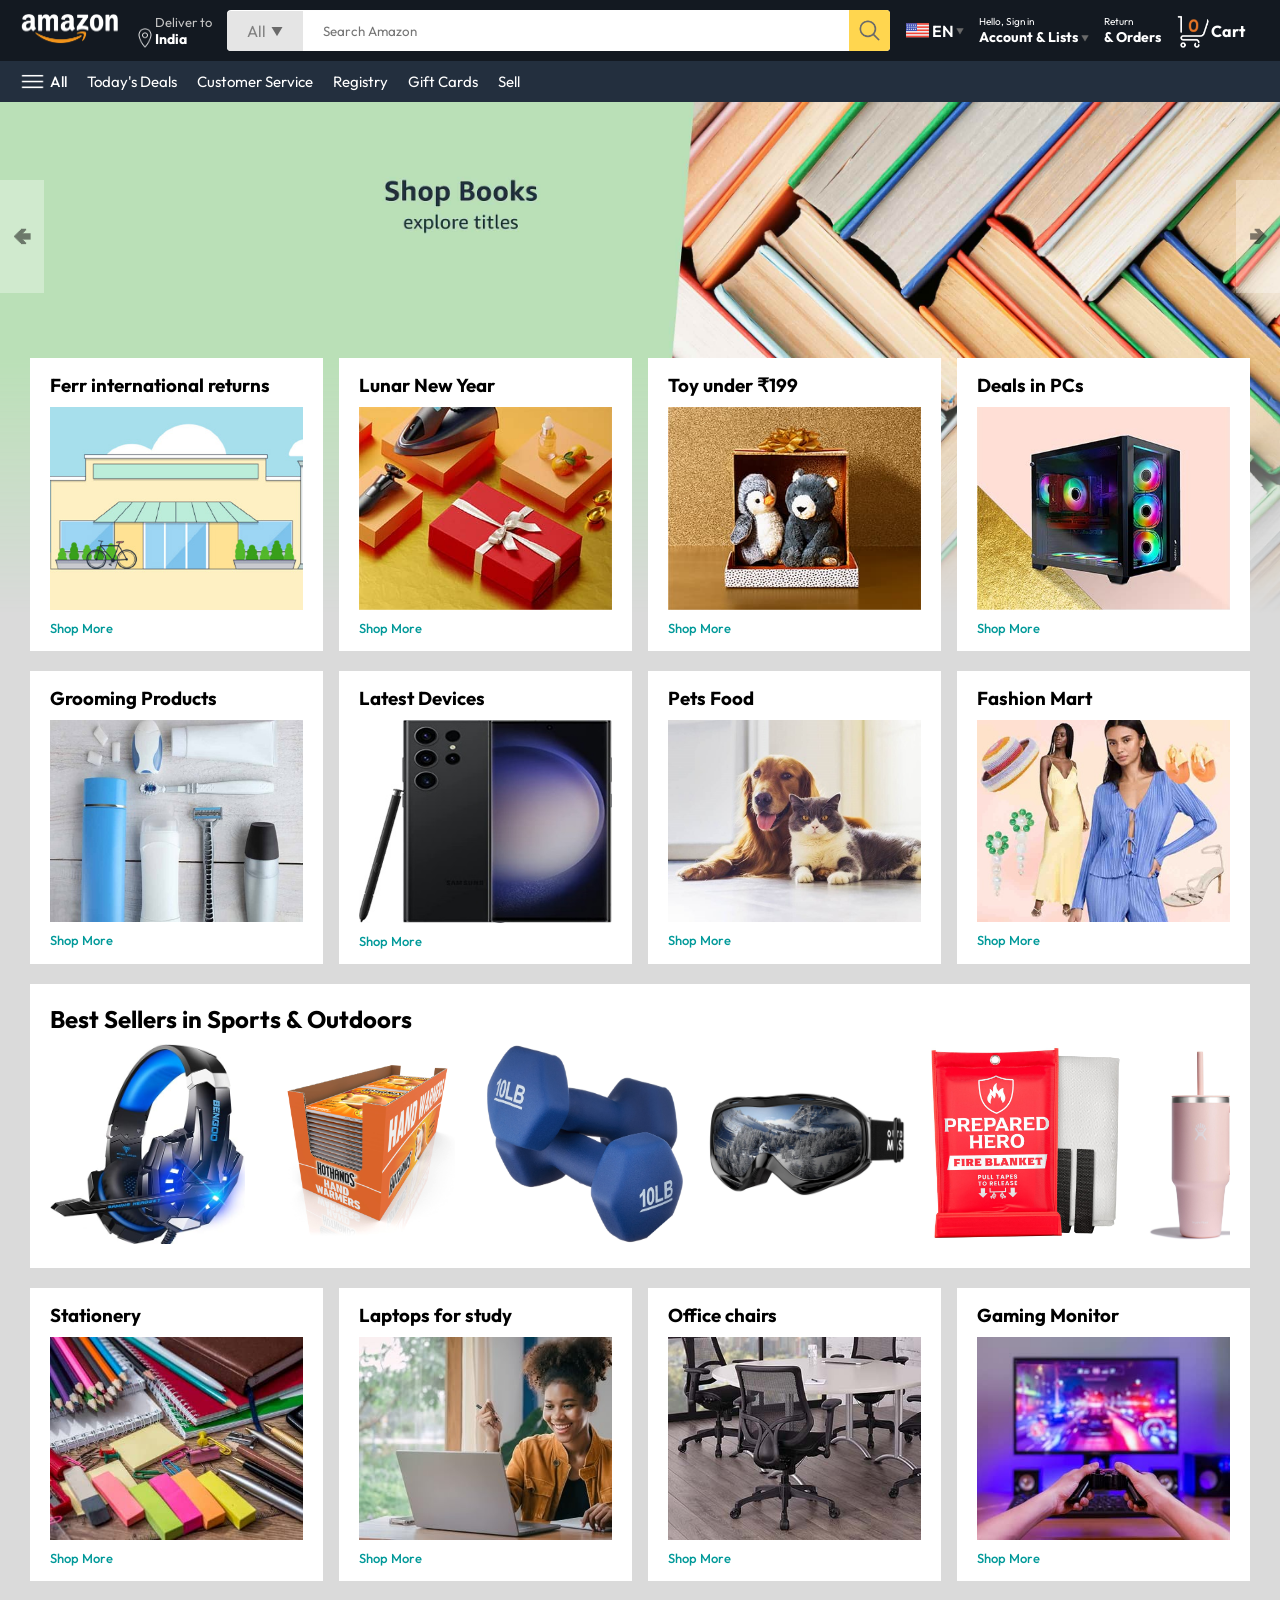
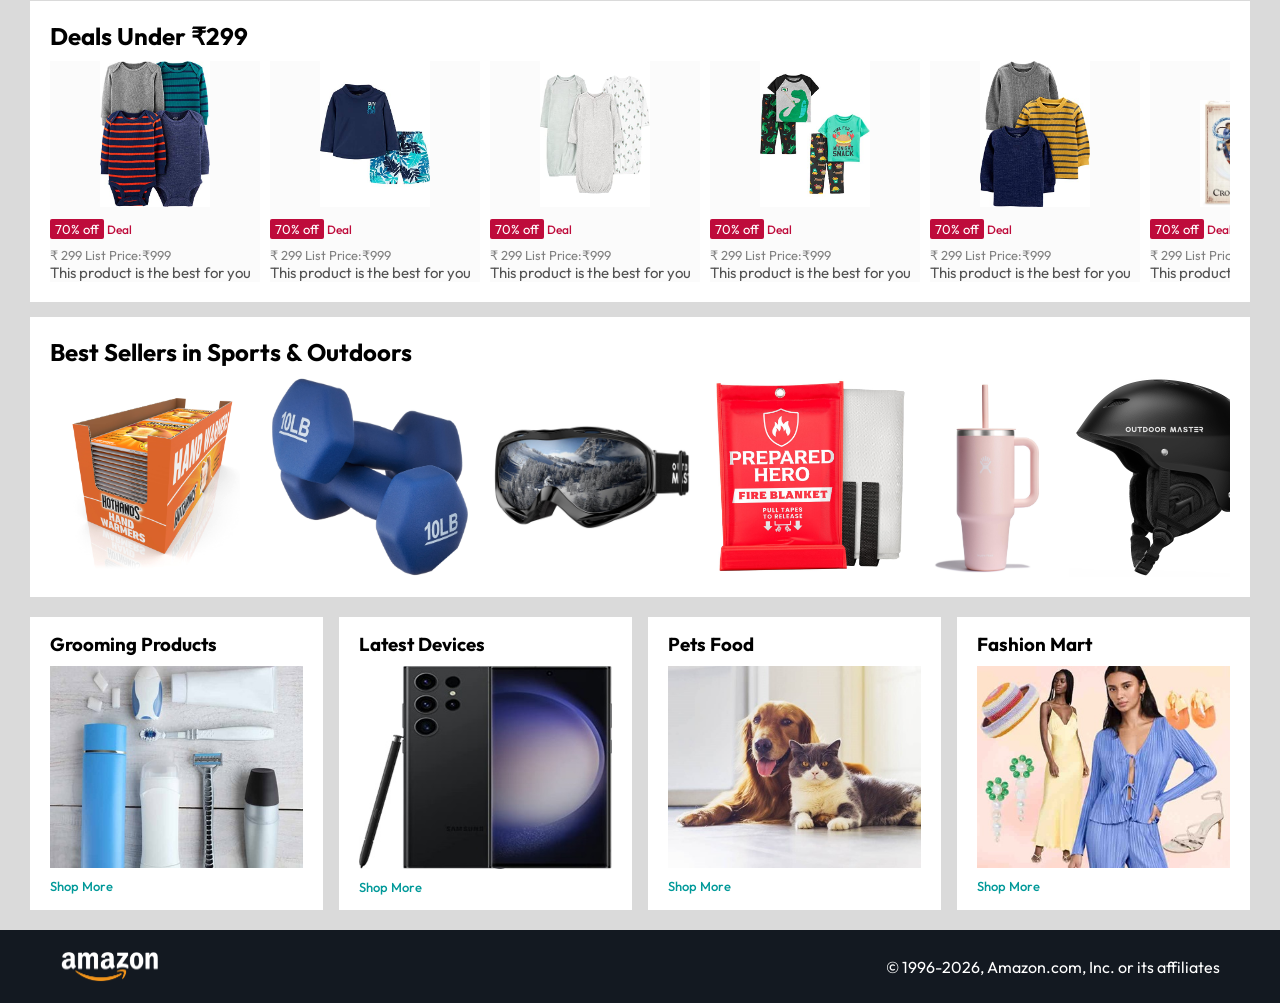
<file: index.html>
<!DOCTYPE html>
<html lang="en">

<head>
    <meta charset="UTF-8">
    <meta name="viewport" content="width=device-width, initial-scale=1.0">
    <title>Amazon Clone</title>
    <link rel="stylesheet" href="css/style.css">
</head>

<body>
    <nav>
        <a href="index.html">
            <img src="assets/amazon_logo.png" width="100">
        </a>
        <div class="nav-country">
            <img src="assets/location_icon.png" height="20">
            <div>
                <p>Deliver to</p>
                <h1>India</h1>
            </div>
        </div>
        <div class="nav-search">
            <div class="nav-search-gategory">
                <p>All</p>
                <img src="assets/dropdown_icon.png" height="12">
            </div>
            <input type="text" class="nav-search-input" placeholder="Search Amazon">
            <img src="assets/search_icon.png" class="nav-search-icon">
        </div>
        <div class="nav-language">
            <img src="assets/us_flag.png" width="25px">
            <p>EN</p>
            <img src="assets/dropdown_icon.png" width="8px">
        </div>
        <div class="nav-text">
            <p><a href="signin.html">Hello, Sign in</a></p>
            <h1>Account & Lists <img src="assets/dropdown_icon.png" width="8px"></h1>
        </div>
        <div class="nav-text">
            <p>Return</p>
            <h1>& Orders</h1>
        </div>
        <a href="Cart.html" class="nav-cart">
            <img src="assets/cart_icon.png" width="35px">
            <h4>Cart</h4>
        </a>
    </nav>
    <div class="nav-bottom">
        <div>
            <img src="assets/menu_icon.png" width="25px">
            <p>All</p>
        </div>
        <p>Today's Deals</p>
        <p>Customer Service</p>
        <p>Registry</p>
        <p>Gift Cards</p>
        <p>Sell</p>
    </div>
    <div class="header-slider">
        <a href="#" class="control_prev">&#129144</a>
        <a href="#" class="control_next">&#129146</a>
        <ul>
            <img src="assets/header1.jpg" class="header-img">
            <img src="assets/header2.jpg" class="header-img">
            <img src="assets/header3.jpg" class="header-img">
            <img src="assets/header4.jpg" class="header-img">
            <img src="assets/header5.jpg" class="header-img">
            <img src="assets/header6.jpg" class="header-img">
        </ul>
    </div>
    <div class="box-row header-box">
        <div class="box-col">
            <h3>Ferr international returns</h3>
            <img src="assets/box1-1.jpg" alt="">
            <a href="/">Shop More</a>
        </div>
        <div class="box-col">
            <h3>Lunar New Year</h3>
            <img src="assets/box1-2.jpg" alt="">
            <a href="/">Shop More</a>
        </div>
        <div class="box-col">
            <h3>Toy under ₹199</h3>
            <img src="assets/box1-3.jpg" alt="">
            <a href="/">Shop More</a>
        </div>
        <div class="box-col">
            <h3>Deals in PCs</h3>
            <img src="assets/box1-4.jpg" alt="">
            <a href="/">Shop More</a>
        </div>
    </div>
    <div class="box-row ">
        <div class="box-col">
            <h3>Grooming Products</h3>
            <img src="assets/box2-1.jpg" alt="">
            <a href="/">Shop More</a>
        </div>
        <div class="box-col">
            <h3>Latest Devices</h3>
            <img src="assets/box2-2.jpg" alt="">
            <a href="/">Shop More</a>
        </div>
        <div class="box-col">
            <h3>Pets Food</h3>
            <img src="assets/box2-3.jpg" alt="">
            <a href="/">Shop More</a>
        </div>
        <div class="box-col">
            <h3>Fashion Mart</h3>
            <img src="assets/box2-4.jpg" alt="">
            <a href="/">Shop More</a>
        </div>
    </div>
    <div class="products-slider">
        <h2>Best Sellers in Sports & Outdoors</h2>
        <div class="products">
            <a href="/product.html">
                <img src="assets/product_img.jpg" alt="">
            </a>
            <img src="assets/product1-1.jpg" alt="">
            <img src="assets/product1-2.jpg" alt="">
            <img src="assets/product1-3.jpg" alt="">
            <img src="assets/product1-4.jpg" alt="">
            <img src="assets/product1-5.jpg" alt="">
            <img src="assets/product1-6.jpg" alt="">
            <img src="assets/product1-7.jpg" alt="">
            <img src="assets/product1-8.jpg" alt="">
            <img src="assets/product1-9.jpg" alt="">
            <img src="assets/product1-10.jpg" alt="">
        </div>
    </div>
    <div class="box-row ">
        <div class="box-col">
            <h3>Stationery</h3>
            <img src="assets/box3-1.jpg" alt="">
            <a href="/">Shop More</a>
        </div>
        <div class="box-col">
            <h3>Laptops for study</h3>
            <img src="assets/box3-2.jpg" alt="">
            <a href="/">Shop More</a>
        </div>
        <div class="box-col">
            <h3>Office chairs</h3>
            <img src="assets/box3-3.jpg" alt="">
            <a href="/">Shop More</a>
        </div>
        <div class="box-col">
            <h3>Gaming Monitor</h3>
            <img src="assets/box3-4.jpg" alt="">
            <a href="/">Shop More</a>
        </div>
    </div>

    <div class="product-slider-with-price">
        <h2>Deals Under ₹299</h2>
        <div class="products">
            <div class="product-card">
                <div class="product-img-container">
                    <img src="assets/product2-1.jpg">
                </div>
                <div class="product-offer">
                    <p>70% off</p> <span>Deal</span>
                </div>
                <p class="Product-price">₹ <span>299 </span>List Price:₹999</p>
                <h4>This product is the best for you</h4>
            </div>
            <div class="product-card">
                <div class="product-img-container">
                    <img src="assets/product2-2.jpg">
                </div>
                <div class="product-offer">
                    <p>70% off</p> <span>Deal</span>
                </div>
                <p class="Product-price">₹ <span>299 </span>List Price:₹999</p>
                <h4>This product is the best for you</h4>
            </div>
            <div class="product-card">
                <div class="product-img-container">
                    <img src="assets/product2-3.jpg">
                </div>
                <div class="product-offer">
                    <p>70% off</p> <span>Deal</span>
                </div>
                <p class="Product-price">₹ <span>299 </span>List Price:₹999</p>
                <h4>This product is the best for you</h4>
            </div>
            <div class="product-card">
                <div class="product-img-container">
                    <img src="assets/product2-4.jpg">
                </div>
                <div class="product-offer">
                    <p>70% off</p> <span>Deal</span>
                </div>
                <p class="Product-price">₹ <span>299 </span>List Price:₹999</p>
                <h4>This product is the best for you</h4>
            </div>
            <div class="product-card">
                <div class="product-img-container">
                    <img src="assets/product2-5.jpg">
                </div>
                <div class="product-offer">
                    <p>70% off</p> <span>Deal</span>
                </div>
                <p class="Product-price">₹ <span>299 </span>List Price:₹999</p>
                <h4>This product is the best for you</h4>
            </div>
            <div class="product-card">
                <div class="product-img-container">
                    <img src="assets/product2-6.jpg">
                </div>
                <div class="product-offer">
                    <p>70% off</p> <span>Deal</span>
                </div>
                <p class="Product-price">₹ <span>299 </span>List Price:₹999</p>
                <h4>This product is the best for you</h4>
            </div>
            <div class="product-card">
                <div class="product-img-container">
                    <img src="assets/product2-7.jpg">
                </div>
                <div class="product-offer">
                    <p>70% off</p> <span>Deal</span>
                </div>
                <p class="Product-price">₹ <span>299 </span>List Price:₹999</p>
                <h4>This product is the best for you</h4>
            </div>
            <div class="product-card">
                <div class="product-img-container">
                    <img src="assets/product2-8.jpg">
                </div>
                <div class="product-offer">
                    <p>70% off</p> <span>Deal</span>
                </div>
                <p class="Product-price">₹ <span>299 </span>List Price:₹999</p>
                <h4>This product is the best for you</h4>
            </div>
            <div class="product-card">
                <div class="product-img-container">
                    <img src="assets/product2-9.jpg">
                </div>
                <div class="product-offer">
                    <p>70% off</p> <span>Deal</span>
                </div>
                <p class="Product-price">₹ <span>299 </span>List Price:₹999</p>
                <h4>This product is the best for you</h4>
            </div>
            <div class="product-card">
                <div class="product-img-container">
                    <img src="assets/product2-10.jpg">
                </div>
                <div class="product-offer">
                    <p>70% off</p> <span>Deal</span>
                </div>
                <p class="Product-price">₹ <span>299 </span>List Price:₹999</p>
                <h4>This product is the best for you</h4>
            </div>
            <div class="product-card">
                <div class="product-img-container">
                    <img src="assets/product2-11.jpg">
                </div>
                <div class="product-offer">
                    <p>70% off</p> <span>Deal</span>
                </div>
                <p class="Product-price">₹ <span>299 </span>List Price:₹999</p>
                <h4>This product is the best for you</h4>
            </div>
        </div>
    </div>

    <div class="products-slider">
        <h2>Best Sellers in Sports & Outdoors</h2>
        <div class="products">
            <img src="assets/product1-1.jpg" alt="">
            <img src="assets/product1-2.jpg" alt="">
            <img src="assets/product1-3.jpg" alt="">
            <img src="assets/product1-4.jpg" alt="">
            <img src="assets/product1-5.jpg" alt="">
            <img src="assets/product1-6.jpg" alt="">
            <img src="assets/product1-7.jpg" alt="">
            <img src="assets/product1-8.jpg" alt="">
            <img src="assets/product1-9.jpg" alt="">
            <img src="assets/product1-10.jpg" alt="">
        </div>
    </div>

    <div class="box-row ">
        <div class="box-col">
            <h3>Grooming Products</h3>
            <img src="assets/box2-1.jpg" alt="">
            <a href="/">Shop More</a>
        </div>
        <div class="box-col">
            <h3>Latest Devices</h3>
            <img src="assets/box2-2.jpg" alt="">
            <a href="/">Shop More</a>
        </div>
        <div class="box-col">
            <h3>Pets Food</h3>
            <img src="assets/box2-3.jpg" alt="">
            <a href="/">Shop More</a>
        </div>
        <div class="box-col">
            <h3>Fashion Mart</h3>
            <img src="assets/box2-4.jpg" alt="">
            <a href="/">Shop More</a>
        </div>
    </div>

    <footer>
        <img src="assets/amazon_logo.png" width="100">
        <p>© 1996-2026, Amazon.com, Inc. or its affiliates</p>
    </footer>
    <script src="js/script.js"></script>
</body>

</html>
</file>
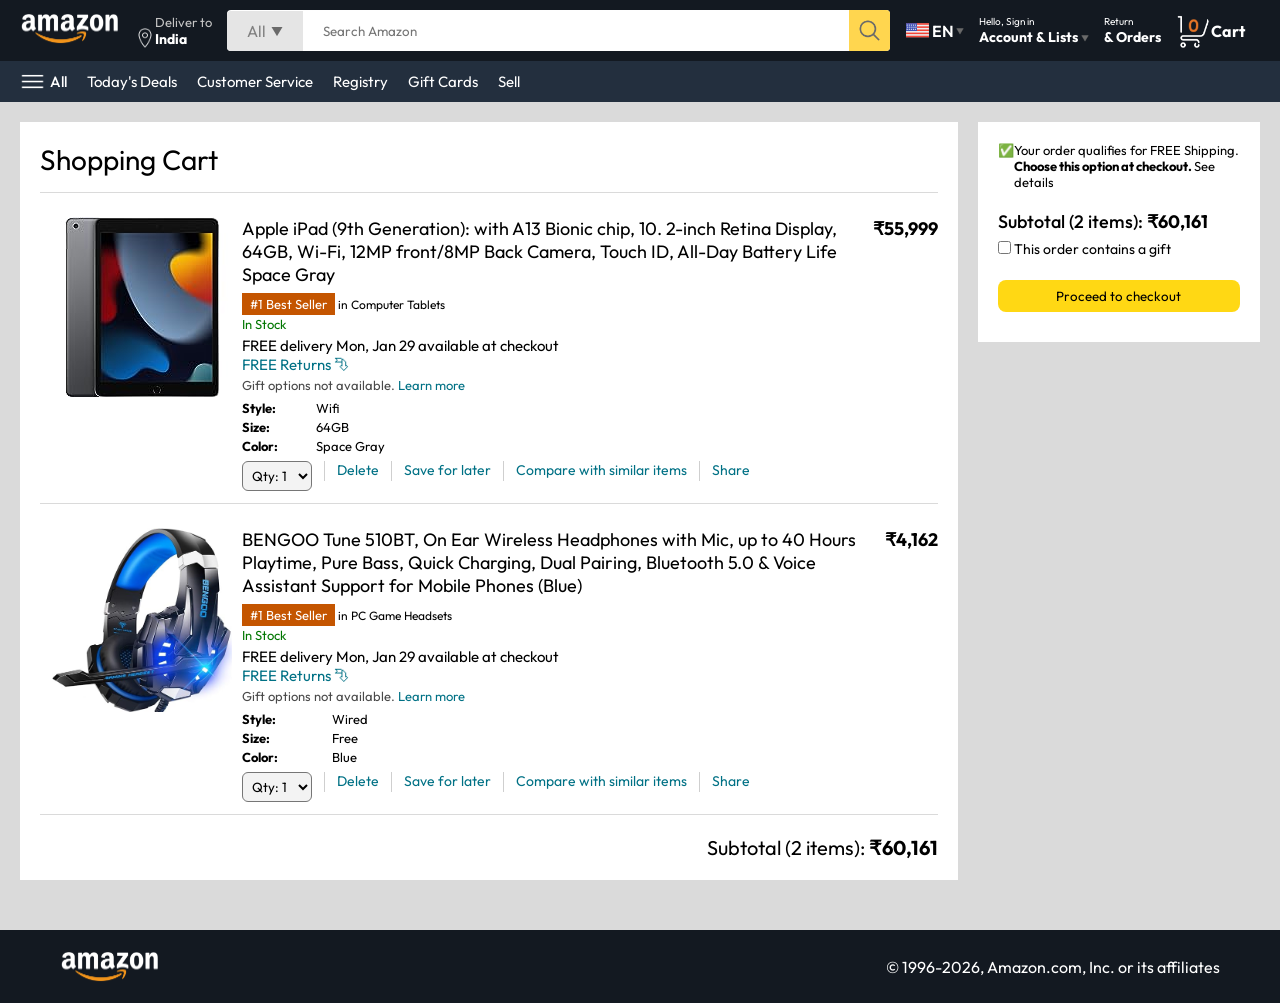
<file: Cart.html>
<!DOCTYPE html>
<html lang="en">

<head>
    <meta charset="UTF-8">
    <meta name="viewport" content="width=device-width, initial-scale=1.0">
    <title>Cart</title>
    <link rel="stylesheet" href="css/Cart.css">
    <link rel="stylesheet" href="css/style.css">
</head>

<body>
    <nav>
        <a href="index.html">
            <img src="assets/amazon_logo.png" width="100">
        </a>
        <div class="nav-country">
            <img src="assets/location_icon.png" height="20">
            <div>
                <p>Deliver to</p>
                <h1>India</h1>
            </div>
        </div>
        <div class="nav-search">
            <div class="nav-search-gategory">
                <p>All</p>
                <img src="assets/dropdown_icon.png" height="12">
            </div>
            <input type="text" class="nav-search-input" placeholder="Search Amazon">
            <img src="assets/search_icon.png" class="nav-search-icon">
        </div>
        <div class="nav-language">
            <img src="assets/us_flag.png" width="25px">
            <p>EN</p>
            <img src="assets/dropdown_icon.png" width="8px">
        </div>
        <div class="nav-text">
            <p><a href="signin.html">Hello, Sign in</a></p>
            <h1>Account & Lists <img src="assets/dropdown_icon.png" width="8px"></h1>
        </div>
        <div class="nav-text">
            <p>Return</p>
            <h1>& Orders</h1>
        </div>
        <a class="nav-cart">
            <img src="assets/cart_icon.png" width="35px">
            <h4>Cart</h4>
        </a>
    </nav>
    <div class="nav-bottom">
        <div>
            <img src="assets/menu_icon.png" width="25px">
            <p>All</p>
        </div>
        <p>Today's Deals</p>
        <p>Customer Service</p>
        <p>Registry</p>
        <p>Gift Cards</p>
        <p>Sell</p>
    </div>

    <div class="cart">
        <div class="left-cart">
            <h1>Shopping Cart</h1>
            <hr>
            <div class="product-cart-list">
                <img src="assets/ipad_img.jpg" width="180px">
                <div>
                    <div class="product-cart-titleprice">
                        <p>Apple iPad (9th Generation): with A13 Bionic chip, 10. 2-inch Retina Display, 64GB, Wi-Fi,
                            12MP front/8MP Back Camera, Touch ID, All-Day Battery Life Space Gray</p>
                        <p><b>₹55,999</b></p>
                    </div>
                    <p class="product-cart-brstseller"><span>#1 Best Seller</span> in Computer Tablets</p>
                    <p class="product-cart-stock">In Stock</p>
                    <p class="product-cart-delivery">FREE delivery Mon, Jan 29 available at checkout</p>
                    <p class="product-cart-returns">FREE Returns &#11191</p>
                    <p class="product-cart-gift">Gift options not available. <span>Learn more</span></p>
                    <div class="product-cart-specs">
                        <p><b>Style:</b></p>
                        <p>Wifi</p>
                        <p><b>Size:</b></p>
                        <p>64GB</p>
                        <p><b>Color:</b></p>
                        <p>Space Gray</p>
                    </div>
                    <div class="cart-list-action">
                        <select>
                            <option value="1">Qty: 1</option>
                            <option value="2">Qty: 2</option>
                            <option value="3">Qty: 3</option>
                            <option value="4">Qty: 4</option>
                            <option value="5">Qty: 5</option>
                        </select>
                        <hr>
                        <p class="action-btn">Delete</p>
                        <hr>
                        <p class="action-btn">Save for later</p>
                        <hr>
                        <p class="action-btn">Compare with similar items</p>
                        <hr>
                        <p class="action-btn">Share</p>

                    </div>
                </div>
            </div>

            <hr>
            <div class="product-cart-list">
                <img src="assets/product_img.jpg" width="180px">
                <div>
                    <div class="product-cart-titleprice">
                        <p> BENGOO Tune 510BT, On Ear Wireless Headphones with Mic, up to 40 Hours Playtime, Pure Bass,
                            Quick
                            Charging,
                            Dual Pairing, Bluetooth 5.0 & Voice Assistant Support for Mobile Phones (Blue)
                        </p>
                        <p><b>₹4,162</b></p>
                    </div>
                    <p class="product-cart-brstseller"><span>#1 Best Seller</span> in PC Game Headsets</p>
                    <p class="product-cart-stock">In Stock</p>
                    <p class="product-cart-delivery">FREE delivery Mon, Jan 29 available at checkout</p>
                    <p class="product-cart-returns">FREE Returns &#11191</p>
                    <p class="product-cart-gift">Gift options not available. <span>Learn more</span></p>
                    <div class="product-cart-specs">
                        <p><b>Style:</b></p>
                        <p>Wired</p>
                        <p><b>Size:</b></p>
                        <p>Free</p>
                        <p><b>Color:</b></p>
                        <p>Blue</p>
                    </div>
                    <div class="cart-list-action">
                        <select>
                            <option value="1">Qty: 1</option>
                            <option value="2">Qty: 2</option>
                            <option value="3">Qty: 3</option>
                            <option value="4">Qty: 4</option>
                            <option value="5">Qty: 5</option>
                        </select>
                        <hr>
                        <p class="action-btn">Delete</p>
                        <hr>
                        <p class="action-btn">Save for later</p>
                        <hr>
                        <p class="action-btn">Compare with similar items</p>
                        <hr>
                        <p class="action-btn">Share</p>

                    </div>
                </div>
            </div>
            <hr>
            <div class="cart-list-subtotal">
                Subtotal (2 items): <b>₹60,161</b>
            </div>
        </div>
        <div class="right-cart">
            <div class="cart-free-delivery">
                <p>&#x2705</p>
                <p>Your order qualifies for FREE Shipping. <b>Choose this option at checkout. </b>See details</p>
            </div>
            <p class="cart-sutotal">Subtotal (2 items): <b>₹60,161</b></p>
            <p class="cart-right-gift"><input type="checkbox"> This order contains a gift</p>
            <button>Proceed to checkout</button>
        </div>
    </div>
    <footer class="footer-cart">
        <img src="assets/amazon_logo.png" width="100">
        <p>© 1996-2026, Amazon.com, Inc. or its affiliates</p>
    </footer>
</body>

</html>
</file>
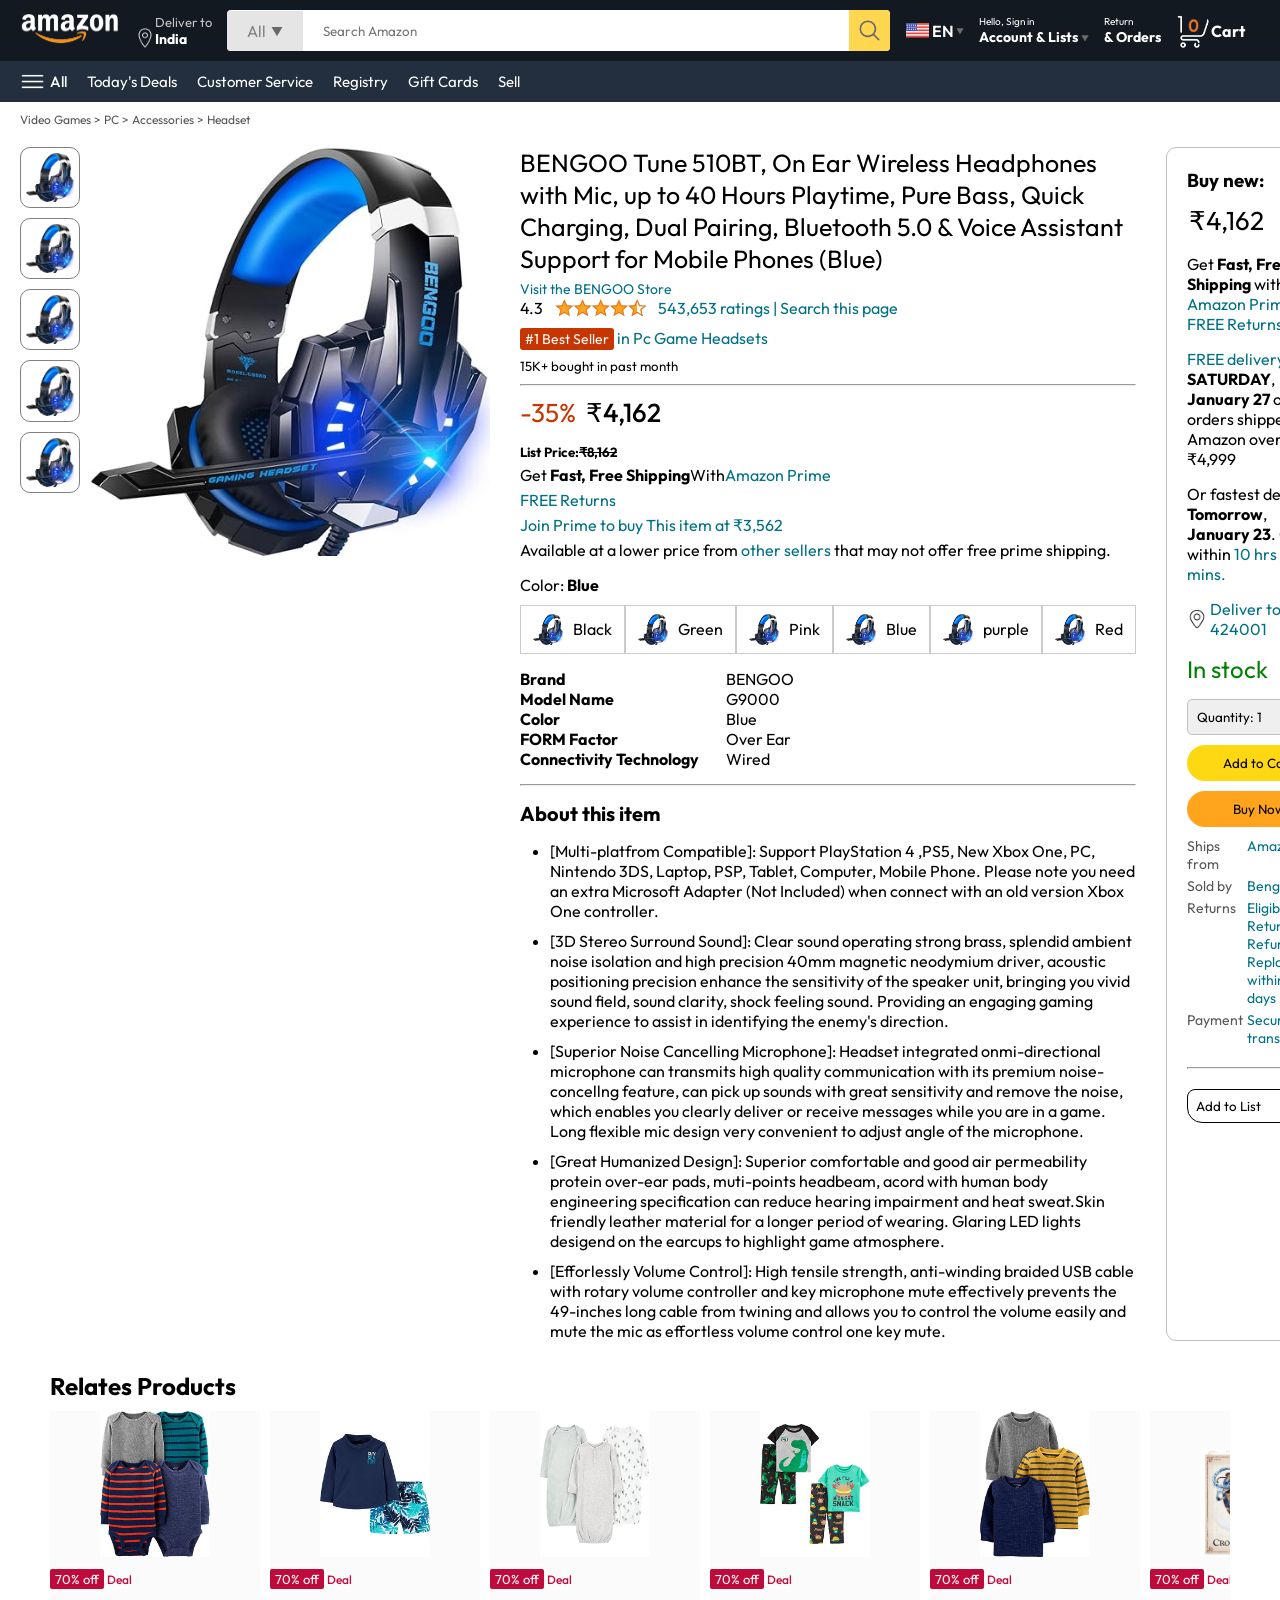
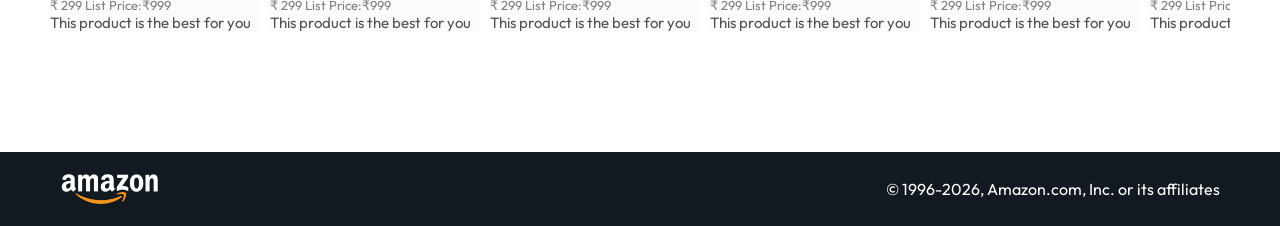
<file: product.html>
<!DOCTYPE html>
<html lang="en">

<head>
    <meta charset="UTF-8">
    <meta name="viewport" content="width=device-width, initial-scale=1.0">
    <title>Product</title>
    <link rel="stylesheet" href="css/style.css">
    <link rel="stylesheet" href="css/product.css">
</head>

<body>
    <nav>
        <a href="index.html">
            <img src="assets/amazon_logo.png" width="100">
        </a>
        <div class="nav-country">
            <img src="assets/location_icon.png" height="20">
            <div>
                <p>Deliver to</p>
                <h1>India</h1>
            </div>
        </div>
        <div class="nav-search">
            <div class="nav-search-gategory">
                <p>All</p>
                <img src="assets/dropdown_icon.png" height="12">
            </div>
            <input type="text" class="nav-search-input" placeholder="Search Amazon">
            <img src="assets/search_icon.png" class="nav-search-icon">
        </div>
        <div class="nav-language">
            <img src="assets/us_flag.png" width="25px">
            <p>EN</p>
            <img src="assets/dropdown_icon.png" width="8px">
        </div>
        <div class="nav-text">
            <p><a href="signin.html">Hello, Sign in</a></p>
            <h1>Account & Lists <img src="assets/dropdown_icon.png" width="8px"></h1>
        </div>
        <div class="nav-text">
            <p>Return</p>
            <h1>& Orders</h1>
        </div>
        <a href="Cart.html" class="nav-cart">
            <img src="assets/cart_icon.png" width="35px">
            <h4>Cart</h4>
        </a>
    </nav>
    <div class="nav-bottom">
        <div>
            <img src="assets/menu_icon.png" width="25px">
            <p>All</p>
        </div>
        <p>Today's Deals</p>
        <p>Customer Service</p>
        <p>Registry</p>
        <p>Gift Cards</p>
        <p>Sell</p>
    </div>
    <p class="breadcrum">Video Games > PC > Accessories > Headset</p>
    <div class="product-display">
        <div class="product-d-image">
            <div class="product-icons">
                <img src="assets/product_img.jpg" width="60">
                <img src="assets/product_img.jpg" width="60">
                <img src="assets/product_img.jpg" width="60">
                <img src="assets/product_img.jpg" width="60">
                <img src="assets/product_img.jpg" width="60">
            </div>
            <div class="product-main-image">
                <img src="assets/product_img.jpg" width="400">
            </div>
        </div>
        <div class="product-d-details">
            <p class="product-title">
                BENGOO Tune 510BT, On Ear Wireless Headphones with Mic, up to 40 Hours Playtime, Pure Bass, Quick
                Charging,
                Dual Pairing, Bluetooth 5.0 & Voice Assistant Support for Mobile Phones (Blue)
            </p>
            <p class="brand-store">Visit the BENGOO Store</p>
            <div class="product-rating">
                <div>
                    <div>4.3 <img src="assets/rating_img.png" height="20px"></div>
                    <p>543,653 ratings | Search this page</p>
                </div>
                <p><span>#1 Best Seller</span> in Pc Game Headsets</p>
                <h5>15K+ bought in past month</h5>
                <hr>
            </div>
            <div class="product-d-price">
                <div>
                    <p>-35%</p>
                    <h1>₹4,162</h1>
                </div>
                <h5>List Price:<span>₹8,162</span></h5>
                <p>Get <b>Fast, Free Shipping</b>With<span>Amazon Prime</span></p>
                <p><span>FREE Returns</span></p>
                <p><span>Join Prime to buy This item at ₹3,562</span></p>
                <p>Available at a lower price from <span>other sellers</span> that may not offer free prime shipping.
                </p>
            </div>
            <div class="product-color-selection">
                <p>Color: <b>Blue</b></p>
                <div class="product-color-options">
                    <div class="option">
                        <img src="assets/product_img.jpg" width="30px">
                        <p>Black</p>
                    </div>
                    <div class="option">
                        <img src="assets/product_img.jpg" width="30px">
                        <p>Green</p>
                    </div>
                    <div class="option">
                        <img src="assets/product_img.jpg" width="30px">
                        <p>Pink</p>
                    </div>
                    <div class="option">
                        <img src="assets/product_img.jpg" width="30px">
                        <p>Blue</p>
                    </div>
                    <div class="option">
                        <img src="assets/product_img.jpg" width="30px">
                        <p>purple</p>
                    </div>
                    <div class="option">
                        <img src="assets/product_img.jpg" width="30px">
                        <p>Red</p>
                    </div>
                </div>
            </div>

            <div class="product-info">
                <p><b>Brand</b></p>
                <p>BENGOO</p>
                <p><b>Model Name</b></p>
                <p>G9000</p>
                <p><b>Color</b></p>
                <p>Blue</p>
                <p><b>FORM Factor</b></p>
                <p>Over Ear</p>
                <p><b>Connectivity Technology</b></p>
                <p>Wired</p>
            </div>
            <hr>
            <div class="product-des">
                <h1>About this item</h1>
                <ul>
                    <li>[Multi-platfrom Compatible]: Support PlayStation 4 ,PS5, New Xbox One, PC, Nintendo 3DS, Laptop,
                        PSP, Tablet, Computer, Mobile Phone. Please note you need an extra Microsoft Adapter (Not
                        Included) when connect with an old version Xbox One controller.</li>
                    <li>[3D Stereo Surround Sound]: Clear sound operating strong brass, splendid ambient noise isolation
                        and high precision 40mm magnetic neodymium driver, acoustic positioning precision enhance the
                        sensitivity of the speaker unit, bringing you vivid sound field, sound clarity, shock feeling
                        sound. Providing an engaging gaming experience to assist in identifying the enemy's direction.
                    </li>
                    <li>[Superior Noise Cancelling Microphone]: Headset integrated onmi-directional microphone can
                        transmits high quality communication with its premium noise-concellng feature, can pick up
                        sounds with great sensitivity and remove the noise, which enables you clearly deliver or receive
                        messages while you are in a game. Long flexible mic design very convenient to adjust angle of
                        the microphone.</li>
                    <li>[Great Humanized Design]: Superior comfortable and good air permeability protein over-ear pads,
                        muti-points headbeam, acord with human body engineering specification can reduce hearing
                        impairment and heat sweat.Skin friendly leather material for a longer period of wearing. Glaring
                        LED lights desigend on the earcups to highlight game atmosphere.</li>
                    <li>[Efforlessly Volume Control]: High tensile strength, anti-winding braided USB cable with rotary
                        volume controller and key microphone mute effectively prevents the 49-inches long cable from
                        twining and allows you to control the volume easily and mute the mic as effortless volume
                        control one key mute.</li>
                </ul>
            </div>
        </div>
        <div class="product-d-purchase">
            <div class="title">
                <h3>Buy new:</h3><img src="assets/circle_icon.png" width="20px">
            </div>
            <h1 class="price">₹4,162</h1>
            <div class="gap">
                <p>Get <b>Fast, Free Shipping</b> with <span>Amazon Prime</span></p>
                <p><span>FREE Returns</span></p>
            </div>
            <div class="gap">
                <p><span>FREE delivery</span> <b>SATURDAY</b>,</p>
                <p><b>January 27 </b>on orders shipped by Amazon over ₹4,999</p>
            </div>
            <div class="gap">
                <p>Or fastest delivery <b>Tomorrow</b>, <b>January 23</b>. Order within <span>10 hrs 56 mins.</span></p>
            </div>
            <div class="Delivery-location">
                <img src="assets/location_icon_dark.png" width="20px">
                <p><span>Deliver to Dhule 424001</span></p>
            </div>
            <h2 class="product-stock">In stock</h2>
            <select class="product-quantity">
                <option value="1">Quantity: 1</option>
                <option value="2">Quantity: 2</option>
                <option value="3">Quantity: 3</option>
            </select>

            <button class="btn">Add to Cart</button>
            <button class="btn buy">Buy Now</button>

            <div class="product-seller-info">
                <p>Ships from</p>
                <span>Amazon</span>
                <p>Sold by</p>
                <span>Bengoo Inc.</span>
                <p>Returns</p>
                <span>Eligible for Return, Refund or Replacement within 30 days</span>
                <p>Payment</p>
                <span>Secure transaction</span>
            </div>
            <hr>
            <button class="product-add-list">Add to List</button>
        </div>
    </div>

    <div class="product-slider-with-price">
        <h2>Relates Products</h2>
        <div class="products">
            <div class="product-card">
                <div class="product-img-container">
                    <img src="assets/product2-1.jpg">
                </div>
                <div class="product-offer">
                    <p>70% off</p> <span>Deal</span>
                </div>
                <p class="Product-price">₹ <span>299 </span>List Price:₹999</p>
                <h4>This product is the best for you</h4>
            </div>
            <div class="product-card">
                <div class="product-img-container">
                    <img src="assets/product2-2.jpg">
                </div>
                <div class="product-offer">
                    <p>70% off</p> <span>Deal</span>
                </div>
                <p class="Product-price">₹ <span>299 </span>List Price:₹999</p>
                <h4>This product is the best for you</h4>
            </div>
            <div class="product-card">
                <div class="product-img-container">
                    <img src="assets/product2-3.jpg">
                </div>
                <div class="product-offer">
                    <p>70% off</p> <span>Deal</span>
                </div>
                <p class="Product-price">₹ <span>299 </span>List Price:₹999</p>
                <h4>This product is the best for you</h4>
            </div>
            <div class="product-card">
                <div class="product-img-container">
                    <img src="assets/product2-4.jpg">
                </div>
                <div class="product-offer">
                    <p>70% off</p> <span>Deal</span>
                </div>
                <p class="Product-price">₹ <span>299 </span>List Price:₹999</p>
                <h4>This product is the best for you</h4>
            </div>
            <div class="product-card">
                <div class="product-img-container">
                    <img src="assets/product2-5.jpg">
                </div>
                <div class="product-offer">
                    <p>70% off</p> <span>Deal</span>
                </div>
                <p class="Product-price">₹ <span>299 </span>List Price:₹999</p>
                <h4>This product is the best for you</h4>
            </div>
            <div class="product-card">
                <div class="product-img-container">
                    <img src="assets/product2-6.jpg">
                </div>
                <div class="product-offer">
                    <p>70% off</p> <span>Deal</span>
                </div>
                <p class="Product-price">₹ <span>299 </span>List Price:₹999</p>
                <h4>This product is the best for you</h4>
            </div>
            <div class="product-card">
                <div class="product-img-container">
                    <img src="assets/product2-7.jpg">
                </div>
                <div class="product-offer">
                    <p>70% off</p> <span>Deal</span>
                </div>
                <p class="Product-price">₹ <span>299 </span>List Price:₹999</p>
                <h4>This product is the best for you</h4>
            </div>
            <div class="product-card">
                <div class="product-img-container">
                    <img src="assets/product2-8.jpg">
                </div>
                <div class="product-offer">
                    <p>70% off</p> <span>Deal</span>
                </div>
                <p class="Product-price">₹ <span>299 </span>List Price:₹999</p>
                <h4>This product is the best for you</h4>
            </div>
            <div class="product-card">
                <div class="product-img-container">
                    <img src="assets/product2-9.jpg">
                </div>
                <div class="product-offer">
                    <p>70% off</p> <span>Deal</span>
                </div>
                <p class="Product-price">₹ <span>299 </span>List Price:₹999</p>
                <h4>This product is the best for you</h4>
            </div>
            <div class="product-card">
                <div class="product-img-container">
                    <img src="assets/product2-10.jpg">
                </div>
                <div class="product-offer">
                    <p>70% off</p> <span>Deal</span>
                </div>
                <p class="Product-price">₹ <span>299 </span>List Price:₹999</p>
                <h4>This product is the best for you</h4>
            </div>
            <div class="product-card">
                <div class="product-img-container">
                    <img src="assets/product2-11.jpg">
                </div>
                <div class="product-offer">
                    <p>70% off</p> <span>Deal</span>
                </div>
                <p class="Product-price">₹ <span>299 </span>List Price:₹999</p>
                <h4>This product is the best for you</h4>
            </div>
        </div>
    </div>
    <footer class="product-footer">
        <img src="assets/amazon_logo.png" width="100">
        <p>© 1996-2026, Amazon.com, Inc. or its affiliates</p>
    </footer>
</body>
<script>
    const scrollContainer = document.querySelectorAll('.products');
    for (const item of scrollContainer) {
        item.addEventListener('wheel', (evt) => {
            evt.preventDefault();
            item.scrollLeft += evt.deltaY;
        });
    }

</script>

</html>
</file>
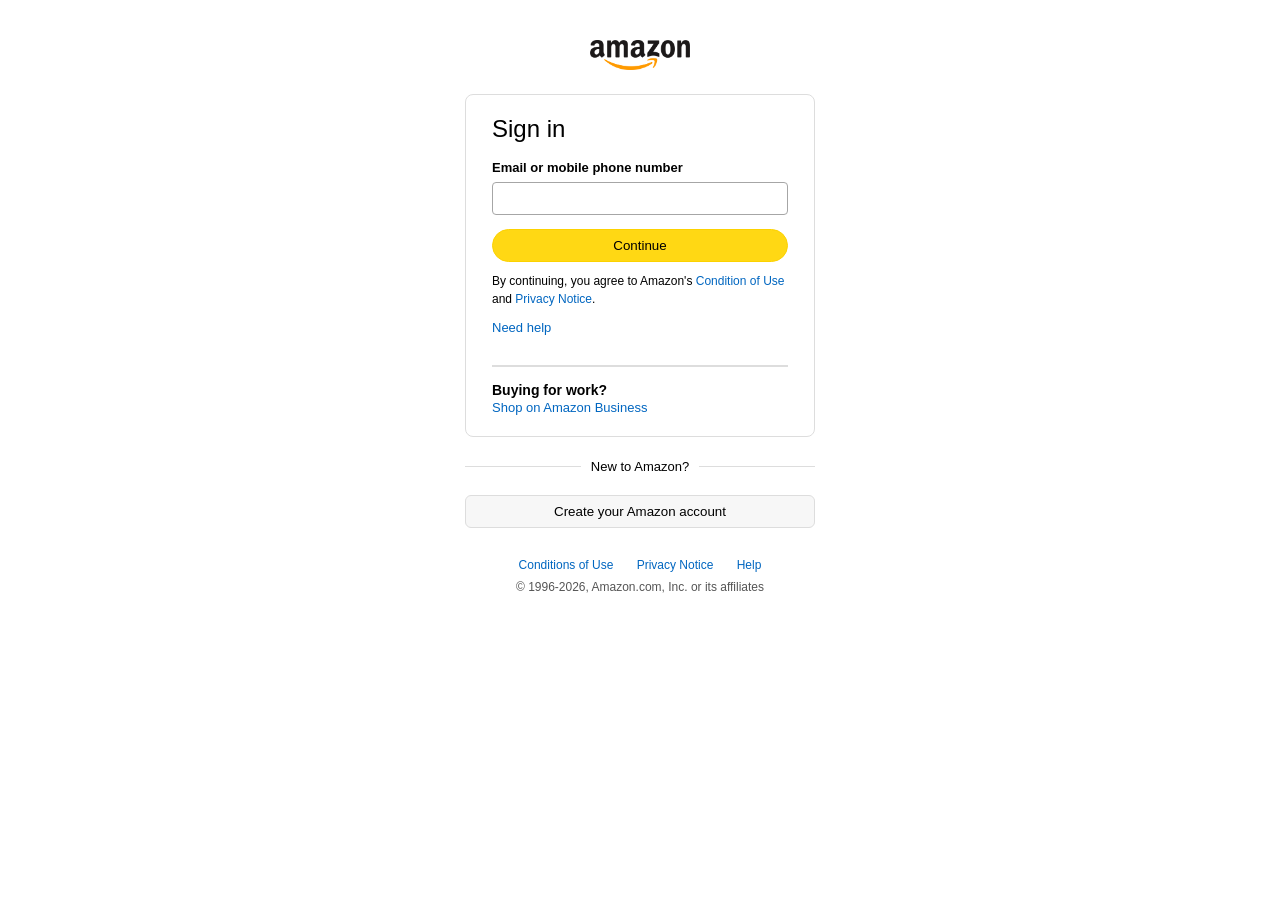
<file: signin.html>
<!DOCTYPE html>
<html lang="en">

<head>
    <meta charset="UTF-8">
    <meta name="viewport" content="width=device-width, initial-scale=1.0">
    <title>Sign In</title>
    <link rel="stylesheet" href="css/signin.css">
</head>

<body>
    <a href="index.html"><img class="logo" src="assets/amazon_logo_dark.png" width="100px"></a>

    <div class="signin-box">

        <h2>Sign in</h2>

        <label>Email or mobile phone number</label>
        <input type="text">

        <button class="continue-btn">Continue</button>

        <p class="terms">
            By continuing, you agree to Amazon's
            <a href="#">Condition of Use</a>
            and
            <a href="#">Privacy Notice</a>.
        </p>

        <a href="#" class="help">Need help</a>

        <hr>

        <p class="business-title">Buying for work?</p>
        <a href="#" class="business-link">Shop on Amazon Business</a>

    </div>

    <div class="divider">
        <span>New to Amazon?</span>
    </div>
    <a href="signup.html">
        <button class="create-btn">Create your Amazon account</button>
    </a>

    <div class="footer">

        <a href="#">Conditions of Use</a>
        <a href="#">Privacy Notice</a>
        <a href="#">Help</a>

        <p>© 1996-2026, Amazon.com, Inc. or its affiliates</p>

    </div>
</body>

</html>
</file>
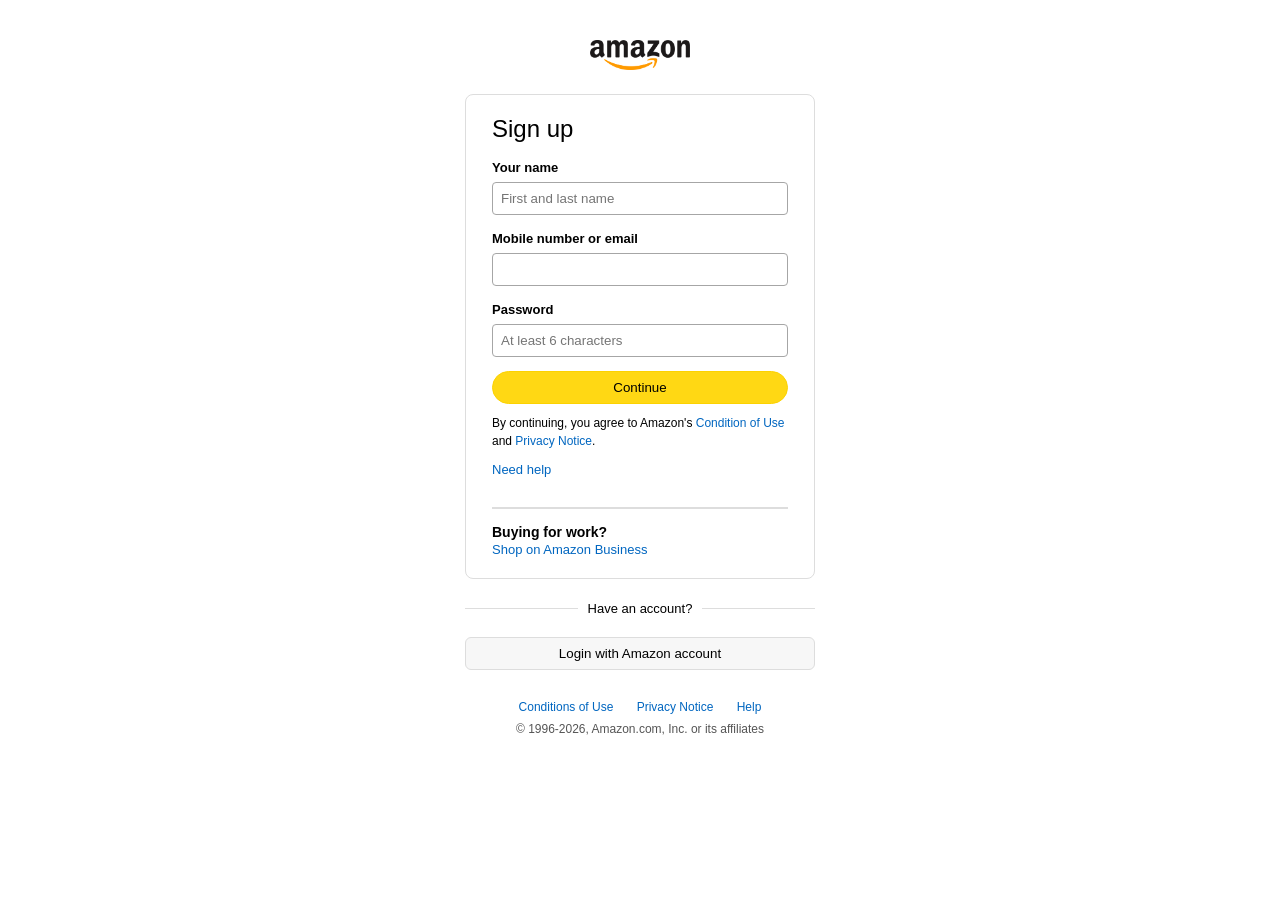
<file: signup.html>
<!DOCTYPE html>
<html lang="en">

<head>
    <meta charset="UTF-8">
    <meta name="viewport" content="width=device-width, initial-scale=1.0">
    <title>Sign Up</title>
    <link rel="stylesheet" href="css/signup.css">
</head>

<body>
    <a href="index.html"><img class="logo" src="assets/amazon_logo_dark.png" width="100px"></a>

    <div class="signup-box">

        <h2>Sign up</h2>

        <label>Your name</label>
        <input type="text" placeholder="First and last name">

        <label>Mobile number or email</label>
        <input type="text">

        <label>Password</label>
        <input type="password" placeholder="At least 6 characters">

        <button class="continue-btn">Continue</button>

        <p class="terms">
            By continuing, you agree to Amazon's
            <a href="#">Condition of Use</a>
            and
            <a href="#">Privacy Notice</a>.
        </p>

        <a href="#" class="help">Need help</a>

        <hr>

        <p class="business-title">Buying for work?</p>
        <a href="#" class="business-link">Shop on Amazon Business</a>

    </div>

    <div class="divider">
        <span>Have an account?</span>
    </div>
    <a href="signin.html">
        <button class="login-btn">Login with Amazon account</button>
    </a>

    <div class="footer">

        <a href="#">Conditions of Use</a>
        <a href="#">Privacy Notice</a>
        <a href="#">Help</a>

        <p>© 1996-2026, Amazon.com, Inc. or its affiliates</p>

    </div>

</body>

</html>
</file>
<file: css/style.css>
@import url('https://fonts.googleapis.com/css?family=Outfit:wght@400;500;600; 700;800&family=Poppins:wght@200;300;400; 500; 600; 700&display=swap');

* {
    padding: 0;
    margin: 0;
    box-sizing: border-box;
    font-family: Outfit;
}

body {
    background: #dadada;
}

a {
    text-decoration: none;
    color: inherit;
}

nav {
    display: flex;
    align-items: center;
    justify-content: space-between;
    background: #131921;
    padding: 10px 20px;
    color: #fff;
}

.nav-country {
    display: flex;
    align-items: end;
    margin-left: 15px;
    font-size: 13px;
    color: #c4c4c4;
}

.nav-country h1 {
    color: #fff;
    font-size: 14px;
}

.nav-search {
    flex: 1;
    display: flex;
    align-items: center;
    background: #fff;
    color: gray;
    max-width: 1000px;
    border-radius: 4px;
    margin-left: 15px;
}

.nav-search-gategory {
    display: flex;
    align-items: center;
    padding: 10px 20px;
    gap: 5px;
    background: #e5e5e5;
    border-radius: 4px 0 0 4px;
}

.nav-search-input {
    border: none;
    outline: none;
    padding-left: 20px;
    width: 100%;
}

.nav-search-icon {
    max-width: 41px;
    padding: 8px;
    background: #ffd64f;
    border-radius: 0 4px 4px 0;
}

.nav-language {
    display: flex;
    align-items: center;
    gap: 2px;
    font-weight: 600;
    margin-left: 15px;
}

.nav-text {
    margin-left: 15px;
}

.nav-text p {
    font-size: 10px;
}

.nav-text h1 {
    font-size: 14px;
}

.nav-cart {
    display: flex;
    align-items: center;
    margin: 0px 15px;
}

.nav-bottom{
    display: flex;
    align-items: center;
    gap: 20px;
    padding: 8px 20px;
    background: #232f3e;
    color: #fff;
    font-size: 15px;
}

.nav-bottom div{
    display: flex;
    align-items: center;
    gap: 5px;
    font-weight: 500;
}

.header-slider ul{
    display: flex;
    overflow-y: hidden;
}

.header-img{
    width: 100%;
    mask-image: linear-gradient(to bottom, #000000 50%, transparent 100%);
}
.header-slider a{
    position: absolute;
    top: 20%;
    z-index: 1;
    padding: 5vh 1vw;
    background: #ffffff4f;
    color: #0000007b;
    text-decoration: none;
    font-weight: 600;
    font-size: 18px;
    cursor: pointer;
}

.control_next{
    right: 0;
}

.box-row{
    display: flex;
    flex-wrap: wrap;
    row-gap: 20px;
    justify-content: space-between;
    margin: 20px 30px;
}

.box-col{
    display: flex;
    flex-direction: column;
    gap: 10px;
    padding: 15px 20px;
    background: #fff;
    max-width: 24%;
    min-height: 200px;
    z-index: 1;
}

.box-col a{
    font-size: 13px;
    color: #009999;
    font-weight: 500;
}

.header-box{
    margin-top: -20vw;
}

.products-slider{
    background: #fff;
    margin: 0 30px;
    padding: 20px;
    margin-bottom: 15px;
}

.products-slider .products{
    display: flex;
    overflow-x: auto;
    gap: 20px;
    margin-top: 10px;
}

.products-slider .products img{
    max-width: 200px;
    max-height: 200px;
}

.products-slider .products::-webkit-scrollbar{
    display: none;
}

.product-slider-with-price{
    background: #fff;
    margin: 0 30px;
    padding: 20px;
    margin-bottom: 15px;
}

.product-slider-with-price .products{
    display: flex;
    overflow-x: auto;
    gap: 10px;
    margin-top: 10px;
}

.product-slider-with-price .products::-webkit-scrollbar{
    display: none;
}

.product-card{
    display: flex;
    flex-direction: column;
    justify-content: end;
    min-width: 210px;
    background: #fbfbfb;
}

.product-card img{
    width: 110px;
    margin: 0 50px;
}

.product-offer p{
    background: #be0b3b;
    color: #fff;
    display: inline-block;
    padding: 2px 5px;
    border-radius: 2px;
    margin: 8px 0;
    font-size: 13px;
}

.product-offer span{
    color: #be0b3b;
    font-weight: 500;
    font-size: 12px;
}

.Product-price{
    color: grey;
    font-size: 13px;
}

.product-card h4{
    color: #525252;
    font-size: 15px;
    font-weight: 400;
}

footer{
    display: flex;
    justify-content: space-between;
    align-items: center;
    color: #fff;
    background: #131921;
    padding: 20px 60px;
}
</file>
<file: css/Cart.css>
.cart{
    display: flex;
    gap: 20px;
    margin: 20px;
}

.left-cart{
    background: white;
    padding: 20px;
}

.left-cart h1{
    font-size: 28px;
    font-weight: 400;
    margin-bottom: 15px;
}

.left-cart hr{
    border: none;
    height: 1px;
    background: #dadada;
}

.product-cart-list{
    display: flex;
    align-items: start;
    gap: 10px;
    padding: 24px 0 12px 12px;
}

.product-cart-titleprice{
    display: flex;
    gap: 20px;
    font-size: 18px;
}

.product-cart-brstseller{
    font-size: 12px;
    margin-top: 10px;
}

.product-cart-brstseller span{
    font-size: 13px;
    background: #c45500;
    color: white;
    padding: 3px 8px;
}

.product-cart-stock{
    font-size: 13px;
    color: #007600;
    margin: 4px 0;
}

.product-cart-delivery{
    font-size: 15px;
}

.product-cart-returns{
    font-size: 15px;
    color: #007185;
    font-weight: 400;
}

.product-cart-gift{
    color: #494949;
    font-size: 13px;
    margin: 3px 0;
}

.product-cart-gift span{
    color: #007185;
}

.product-cart-specs{
    max-width: 180px;
    display: grid;
    grid-template-columns: auto auto;
    row-gap: 3px;
    font-size: 13px;
    margin: 7px 0;
}

.cart-list-action{
    display: flex;
    gap: 12px;
    font-size: 14px;
    color: #007185;
}

.cart-list-action hr{
    height: 20px;
    width: 1px;
    background: #cfcfcf;
}

.cart-list-action select{
    padding: 5px;
    border-radius: 6px;
    background: #f3f3f3;
}

.cart-list-subtotal{
    text-align: right;
    margin-top: 20px;
    font-size: 20px;
}

.right-cart{
    background: white;
    padding: 20px;
    max-height: 220px;
    min-width: 280px;
}

.cart-free-delivery{
    display: flex;
    font-size: 13px;
}

.cart-sutotal{
    margin-top: 20px;
    font-size: 18px;
    font-weight: 500;
}

.cart-right-gift{
    margin: 7px 0;
    font-size: 14px;
}

.right-cart button{
    width: 100%;
    height: 32px;
    margin: 15px 0;
    background: #ffd814;
    border: none;
    border-radius: 8px;
    cursor: pointer;
}

.right-cart button:hover{
    background: #ebc712;
}

.footer-cart{
    margin-top: 50px;
}
</file>
<file: css/product.css>
body{
    background: #fff;
}

.breadcrum{
    padding: 10px 20px;
    font-size: 12px;
    color: #565656;
}

.product-display{
    min-height: 100%;
    padding: 10px 20px;
    display: flex;
}

.product-d-image{
    display: flex;
    gap: 10px;
}

.product-icons{
    display: flex;
    flex-direction: column;
    gap: 10px;
}

.product-icons img{
    border: 1px solid gray;
    border-radius: 10px;
    padding: 5px;
}

.product-d-details{
    margin: 0 30px;
}

.product-title{
    font-size: 25px;
}

.brand-store{
    margin-top: 5px;
    color: #007185;
    font-size: 14px;
}

.product-rating{
    display: flex;
    flex-direction: column;
    gap: 10px;
}

.product-rating div{
    display: flex;
    align-items: center;
    gap: 10px;
}

.product-rating p{
    color: #007185;
}

.product-rating p span{
    color: #fff;
    background: #c73500;
    padding: 2px 5px;
    border-radius: 3px;
    font-size: 14px;
}

.product-rating h5{
    font-weight: 400;
}

.product-d-price{
    display: flex;
    flex-direction: column;
    gap: 5px;
}

.product-d-price div{
    display: flex;
    align-items: center;
    gap: 10px;
    margin: 10px 0;
}

.product-d-price div p{
    font-size: 26px;
    color: #c73500;
}

.product-d-price div h1{
    font-size: 26px;
    font-weight: 500;
}

.product-d-price div h5{
    color: #565656;
    font-weight: 400;
}

.product-d-price h5 span{
    text-decoration: line-through;

}

.product-d-price p span{
    color: #007185;
}

.product-color-selection{
    margin: 15px 0;
}

.product-color-options{
    display: flex;
    justify-content: space-between;
    margin-top: 10px;
}

.option{
    display: flex;
    align-items: center;
    padding: 8px 12px;
    border: 1px solid #cbcbcb;
    gap: 10px;
}

.product-info{
    display: grid;
    grid-template-columns: auto auto;
    max-width: 300px;
    margin-bottom: 15px;
}

.product-des h1{
    font-size: 20px;
    margin: 15px 0;
}

.product-des ul{
    display: flex;
    flex-direction: column;
    gap: 10px;
    margin-left: 30px;
}

.product-d-purchase{
    width: 100%;
    max-width: 280px;
    border: 1px solid #c1c1c1;
    border-radius: 10px;
    padding: 20px;
}

.product-d-purchase .title{
    display: flex;
    justify-content: space-between;
    align-items: center;
}

.product-d-purchase .price{
    font-size: 26px;
    font-weight: 400;
    margin: 10px 0;
    padding: 2px;
}

.product-d-purchase .gap{
    margin: 15px 0;
}

.product-d-purchase p span{
    color: #007185;
}

.Delivery-location{
    display: flex;
    align-items: center;
    gap: 3px;
}

.product-stock{
    margin: 15px 0;
    color: green;
    font-weight: 400;
}

.product-quantity{
    padding: 8px 5px;
    outline: none;
    width: 100%;
    border-radius: 5px;
    background: #efefef;
    border-color: #c1c1c1;
}

.product-d-purchase .btn{
    outline: none;
    border: none;
    background: #ffd814;
    width: 100%;
    padding: 10px 0;
    margin-top: 10px;
    border-radius: 50px;
    cursor: pointer;
}

.product-d-purchase .buy{
    background: #ffa41c;
}

.product-seller-info{
    margin-top: 10px;
    display: grid;
    grid-template-columns: auto auto;
    gap: 4px;
    font-size: 14px;
    color: #565656;
}

.product-seller-info span{
    color: #007185;
}

.product-d-purchase hr{
    margin: 20px 0;
}

.product-add-list{
    width: 100%;
    padding: 8px;
    border-radius: 8px 15px;
    border: 1px solid #000;
    text-align: start;
    background: white;
    cursor: pointer;
}

.product-footer{
    margin-top: 100px;
}
</file>
<file: css/signin.css>
*{
margin:0;
padding:0;
box-sizing:border-box;
font-family: Arial, Helvetica, sans-serif;
}

body{
background:#fff;
text-align:center;
}

/* logo */

.logo{
margin-top:40px;
margin-bottom:20px;
}

.logo img{
width:110px;
}

/* sign in box */

.signin-box{
width:350px;
border:1px solid #ddd;
border-radius:8px;
padding:20px 26px;
margin:auto;
text-align:left;
}

.signin-box h2{
font-weight:500;
margin-bottom:15px;
}

label{
font-size:13px;
font-weight:bold;
}

input{
width:100%;
padding:8px;
margin-top:6px;
margin-bottom:14px;
border:1px solid #a6a6a6;
border-radius:4px;
}

/* continue button */

.continue-btn{
width:100%;
background:#ffd814;
border:1px solid #fcd200;
padding:8px;
border-radius:20px;
cursor:pointer;
margin-bottom:10px;
}

.continue-btn:hover{
background:#f7ca00;
}

.terms{
font-size:12px;
line-height:18px;
margin-bottom:10px;
}

.terms a{
color:#0066c0;
text-decoration:none;
}

.help{
font-size:13px;
color:#0066c0;
text-decoration:none;
display:inline-block;
margin-bottom:15px;
}

hr{
margin:15px 0;
border:0.5px solid #ddd;
}

.business-title{
font-size:14px;
font-weight:bold;
}

.business-link{
font-size:13px;
color:#0066c0;
text-decoration:none;
}

/* divider */

.divider{
width:350px;
margin:20px auto;
position:relative;
text-align:center;
}

.divider::before{
content:"";
position:absolute;
left:0;
top:50%;
width:100%;
height:1px;
background:#ddd;
}

.divider span{
background:white;
padding:0 10px;
font-size:13px;
position:relative;
}

/* create account button */

.create-btn{
width:350px;
padding:8px;
border:1px solid #ddd;
background:#f7f7f7;
border-radius:6px;
cursor:pointer;
}

/* footer */

.footer{
margin-top:30px;
font-size:12px;
}

.footer a{
margin:0 10px;
color:#0066c0;
text-decoration:none;
}

.footer p{
margin-top:8px;
color:#555;
}
</file>
<file: css/signup.css>
*{
margin:0;
padding:0;
box-sizing:border-box;
font-family: Arial, Helvetica, sans-serif;
}

body{
background:#ffffff;
text-align:center;
}

/* logo */

.logo{
margin-top:40px;
margin-bottom:20px;
}

.logo img{
width:110px;
}

/* signup box */

.signup-box{
width:350px;
border:1px solid #ddd;
border-radius:8px;
padding:20px 26px;
margin:auto;
text-align:left;
}

.signup-box h2{
margin-bottom:15px;
font-weight:500;
}

label{
font-size:13px;
font-weight:bold;
}

input{
width:100%;
padding:8px;
margin-top:6px;
margin-bottom:14px;
border:1px solid #a6a6a6;
border-radius:4px;
}

/* continue button */

.continue-btn{
width:100%;
background:#ffd814;
border:1px solid #fcd200;
padding:8px;
border-radius:20px;
cursor:pointer;
margin-bottom:10px;
}

.continue-btn:hover{
background:#f7ca00;
}

.terms{
font-size:12px;
line-height:18px;
margin-bottom:10px;
}

.terms a{
color:#0066c0;
text-decoration:none;
}

.help{
font-size:13px;
color:#0066c0;
text-decoration:none;
display:inline-block;
margin-bottom:15px;
}

hr{
margin:15px 0;
border:0.5px solid #ddd;
}

.business-title{
font-size:14px;
font-weight:bold;
}

.business-link{
font-size:13px;
color:#0066c0;
text-decoration:none;
}

/* divider */

.divider{
width:350px;
margin:20px auto;
position:relative;
text-align:center;
}

.divider::before{
content:"";
position:absolute;
left:0;
top:50%;
width:100%;
height:1px;
background:#ddd;
}

.divider span{
background:white;
padding:0 10px;
font-size:13px;
position:relative;
}

/* login button */

.login-btn{
width:350px;
padding:8px;
border:1px solid #ddd;
background:#f7f7f7;
border-radius:6px;
cursor:pointer;
}

/* footer */

.footer{
margin-top:30px;
font-size:12px;
}

.footer a{
margin:0 10px;
color:#0066c0;
text-decoration:none;
}

.footer p{
margin-top:8px;
color:#555;
}
</file>
